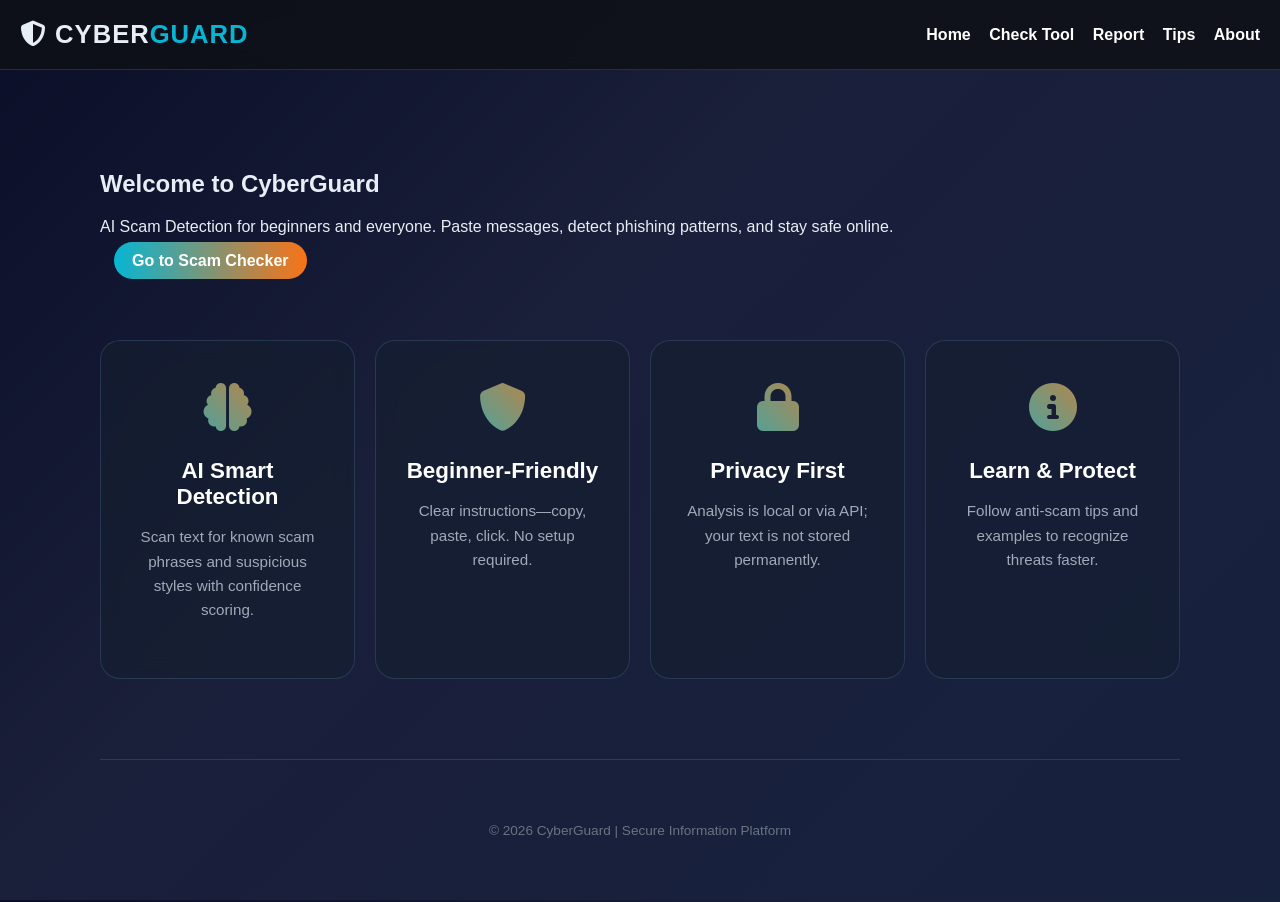
<file: index.html>
<!DOCTYPE html>
<html lang="en">
<head>
    <meta charset="UTF-8">
    <meta name="viewport" content="width=device-width, initial-scale=1.0">
    <title>CyberGuard | AI Scam Detection</title>

    <link rel="stylesheet" href="style.css">
    <link rel="stylesheet" href="https://cdnjs.cloudflare.com/ajax/libs/font-awesome/6.5.0/css/all.min.css">
</head>

<body>

<header>
    <div class="logo">
        <i class="fa-solid fa-shield-halved"></i> CYBER<span>GUARD</span>
    </div>

    <nav>
        <a class="active" href="index.html">Home</a>
        <a href="check.html">Check Tool</a>
        <a href="report.html">Report</a>
        <a href="tips.html">Tips</a>
        <a href="about.html">About</a>
    </nav>
</header>

<main class="container" style="padding-top: 40px;">
    <section class="hero" style="padding: 40px 0;">
        <h1>Welcome to CyberGuard</h1>
        <p>AI Scam Detection for beginners and everyone. Paste messages, detect phishing patterns, and stay safe online.</p>
        <a class="btn-main" href="check.html" style="margin-top: 20px;">Go to Scam Checker</a>
    </section>

    <section id="features" class="grid" style="margin-top: 30px;">
        <div class="card-tip">
            <div class="icon-tip"><i class="fa-solid fa-brain"></i></div>
            <h3>AI Smart Detection</h3>
            <p>Scan text for known scam phrases and suspicious styles with confidence scoring.</p>
        </div>
        <div class="card-tip">
            <div class="icon-tip"><i class="fa-solid fa-shield"></i></div>
            <h3>Beginner-Friendly</h3>
            <p>Clear instructions—copy, paste, click. No setup required.</p>
        </div>
        <div class="card-tip">
            <div class="icon-tip"><i class="fa-solid fa-lock"></i></div>
            <h3>Privacy First</h3>
            <p>Analysis is local or via API; your text is not stored permanently.</p>
        </div>
        <div class="card-tip">
            <div class="icon-tip"><i class="fa-solid fa-circle-info"></i></div>
            <h3>Learn & Protect</h3>
            <p>Follow anti-scam tips and examples to recognize threats faster.</p>
        </div>
    </section>

<footer>
    <p>&copy; 2026 CyberGuard | Secure Information Platform</p>
</footer>

</body>
</html>
</file>
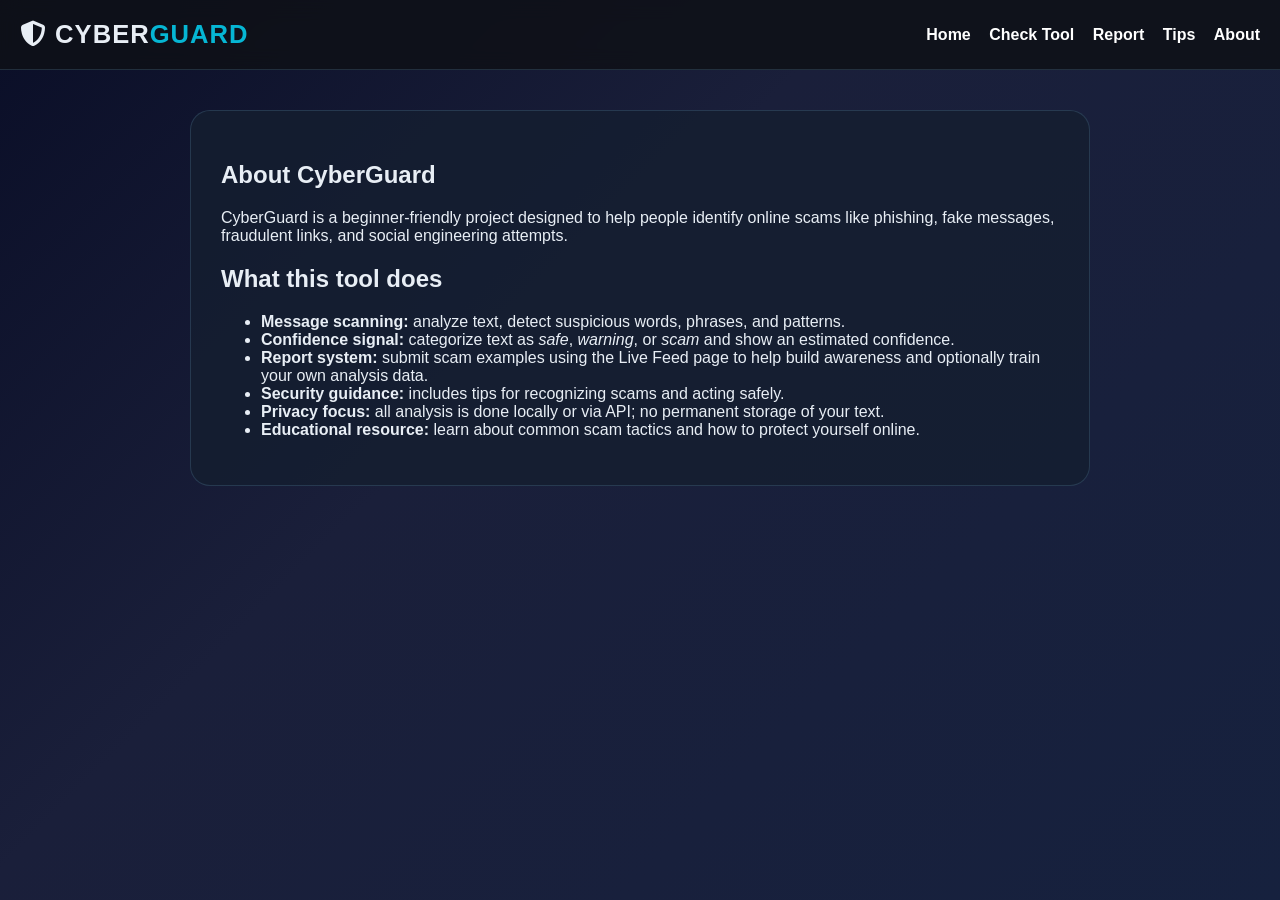
<file: about.html>
<!DOCTYPE html>
<html lang="en">
<head>
    <meta charset="utf-8">
    <meta name="viewport" content="width=device-width, initial-scale=1.0">
    <title>About CyberGuard</title>
    <link rel="stylesheet" href="style.css">
    <link rel="stylesheet" href="https://cdnjs.cloudflare.com/ajax/libs/font-awesome/6.5.0/css/all.min.css" integrity="sha512-..." crossorigin="anonymous" referrerpolicy="no-referrer" />
</head>
<body>

<header>
    <div class="logo"><i class="fa-solid fa-shield-halved"></i> CYBER<span>GUARD</span></div>
    <nav>
        <a href="index.html">Home</a>
        <a href="check.html">Check Tool</a>
        <a href="report.html">Report</a>
        <a href="tips.html">Tips</a>
        <a href="about.html" class="active">About</a>
    </nav>
</header>

<main class="container" style="padding-top: 40px;">
    <section class="card" style="max-width: 900px; margin: 0 auto; padding: 30px;">
        <h1>About CyberGuard</h1>
        <p>CyberGuard is a beginner-friendly project designed to help people identify online scams like phishing, fake messages, fraudulent links, and social engineering attempts.</p>

        <h2>What this tool does</h2>
        <ul>
            <li><strong>Message scanning:</strong> analyze text, detect suspicious words, phrases, and patterns.</li>
            <li><strong>Confidence signal:</strong> categorize text as <em>safe</em>, <em>warning</em>, or <em>scam</em> and show an estimated confidence.</li>
            <li><strong>Report system:</strong> submit scam examples using the Live Feed page to help build awareness and optionally train your own analysis data.</li>
            <li><strong>Security guidance:</strong> includes tips for recognizing scams and acting safely.</li>
            <li><strong>Privacy focus:</strong> all analysis is done locally or via API; no permanent storage of your text.</li>
            <li><strong>Educational resource:</strong> learn about common scam tactics and how to protect yourself online.</li>
        </ul>
</section>  
</main>
</body>
</html>
</file>
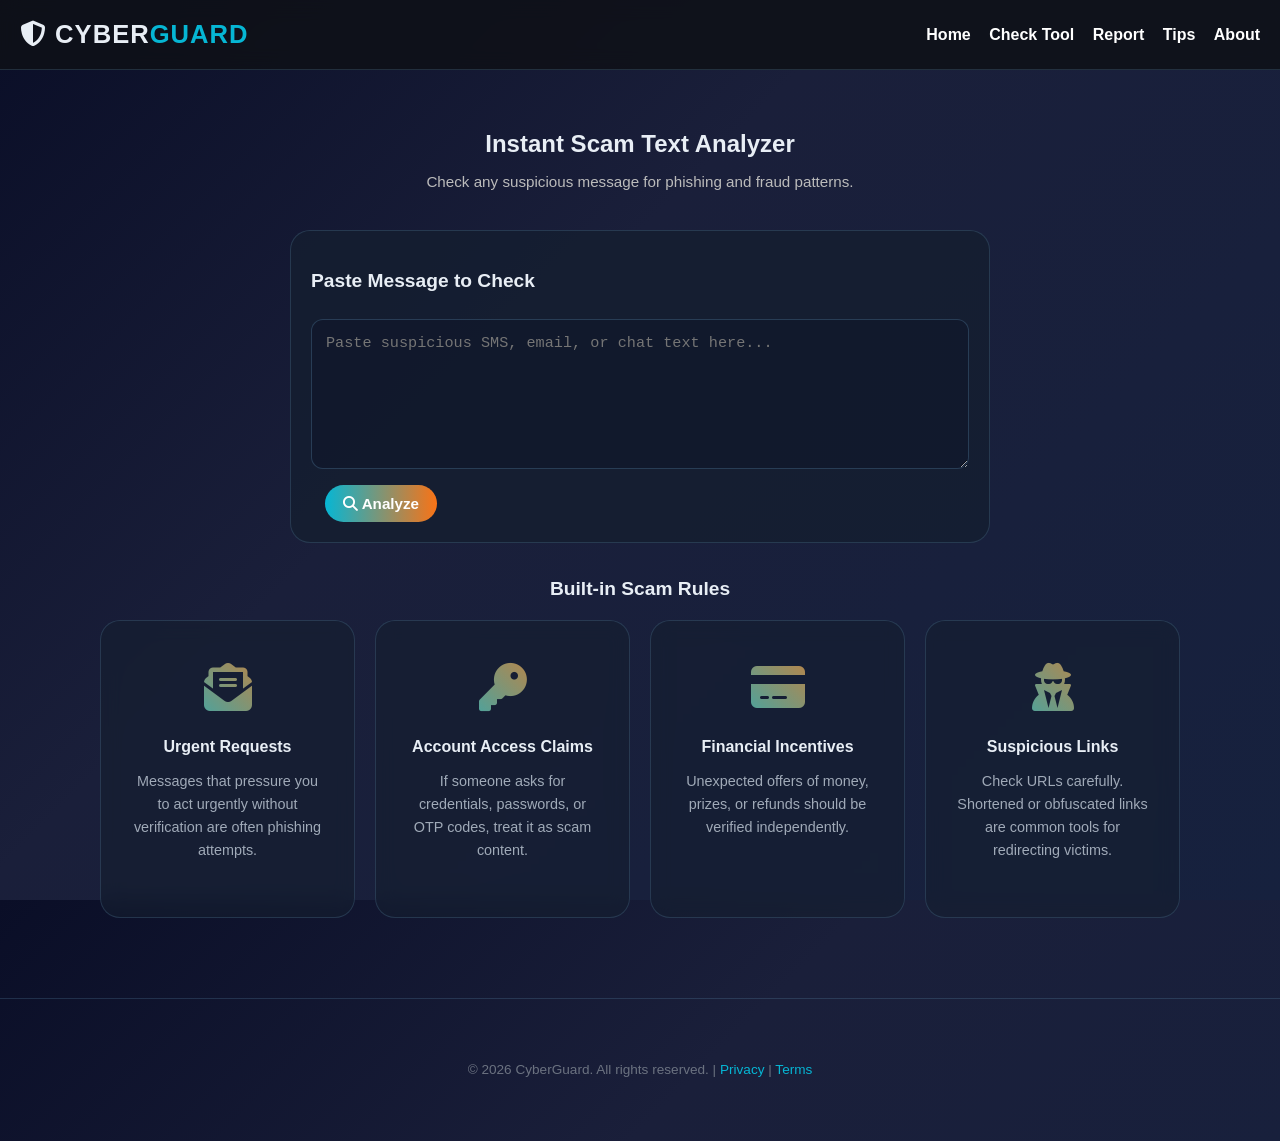
<file: check.html>
<!DOCTYPE html>
<html lang="en">
<head>
    <meta charset="utf-8">
    <meta name="viewport" content="width=device-width, initial-scale=1.0">
    <title>CyberGuard | Scam Checker</title>
    <link rel="stylesheet" href="style.css">
    <link rel="stylesheet" href="https://cdnjs.cloudflare.com/ajax/libs/font-awesome/6.5.0/css/all.min.css" integrity="sha512-..." crossorigin="anonymous" referrerpolicy="no-referrer" />
</head>
<body>

<header>
    <div class="logo">
        <i class="fa-solid fa-shield-halved"></i> CYBER<span>GUARD</span>
    </div>

    <nav>
        <a href="index.html">Home</a>
        <a href="check.html" class="active">Check Tool</a>
        <a href="report.html">Report</a>
        <a href="tips.html">Tips</a>
        <a href="about.html">About</a>
    </nav>
</header>

<main class="container" style="padding-top: 40px;">
    <section style="text-align: center; margin-bottom: 40px;">
        <h2 style="font-size: 1.5rem; margin-bottom: 8px;">Instant Scam Text Analyzer</h2>
        <p style="font-size: 0.95rem; color: #bbb;">Check any suspicious message for phishing and fraud patterns.</p>
    </section>

    <section id="scanner" class="card" style="max-width: 700px; margin: 0 auto;">
        <h3 style="font-size: 1.2rem; margin-bottom: 15px;">Paste Message to Check</h3>
        <textarea id="message" placeholder="Paste suspicious SMS, email, or chat text here..." style="font-size: 0.95rem;"></textarea>
        <button id="analyzeButton" class="btn-main" style="width: auto; margin-top: 12px; font-size: 0.95rem;" onclick="checkScam()">
            <i class="fa-solid fa-magnifying-glass"></i> Analyze
        </button>
        <div id="result" class="result-box" style="display: none; font-size: 0.95rem; margin-top: 15px;"></div>
    </section>

    <section class="features" style="margin-top: 35px;">
        <h3 style="font-size: 1.2rem; text-align: center; margin-bottom: 20px;">Built-in Scam Rules</h3>
        <div class="grid">
            <div class="card-tip">
                <div class="icon-tip"><i class="fa-solid fa-envelope-open-text"></i></div>
                <h4 style="font-size: 1rem; margin-bottom: 10px;">Urgent Requests</h4>
                <p style="font-size: 0.9rem;">Messages that pressure you to act urgently without verification are often phishing attempts.</p>
            </div>
            <div class="card-tip">
                <div class="icon-tip"><i class="fa-solid fa-key"></i></div>
                <h4 style="font-size: 1rem; margin-bottom: 10px;">Account Access Claims</h4>
                <p style="font-size: 0.9rem;">If someone asks for credentials, passwords, or OTP codes, treat it as scam content.</p>
            </div>
            <div class="card-tip">
                <div class="icon-tip"><i class="fa-solid fa-credit-card"></i></div>
                <h4 style="font-size: 1rem; margin-bottom: 10px;">Financial Incentives</h4>
                <p style="font-size: 0.9rem;">Unexpected offers of money, prizes, or refunds should be verified independently.</p>
            </div>
            <div class="card-tip">
                <div class="icon-tip"><i class="fa-solid fa-user-secret"></i></div>
                <h4 style="font-size: 1rem; margin-bottom: 10px;">Suspicious Links</h4>
                <p style="font-size: 0.9rem;">Check URLs carefully. Shortened or obfuscated links are common tools for redirecting victims.</p>
            </div>
        </div>
    </section>
</main>

<footer>
    <div class="container">
        <p style="font-size: 0.85rem;">&copy; 2026 CyberGuard. All rights reserved. | <a href="#">Privacy</a> | <a href="#">Terms</a></p>
    </div>
</footer>

<script src="script.js"></script>
</body>
</html>
</file>
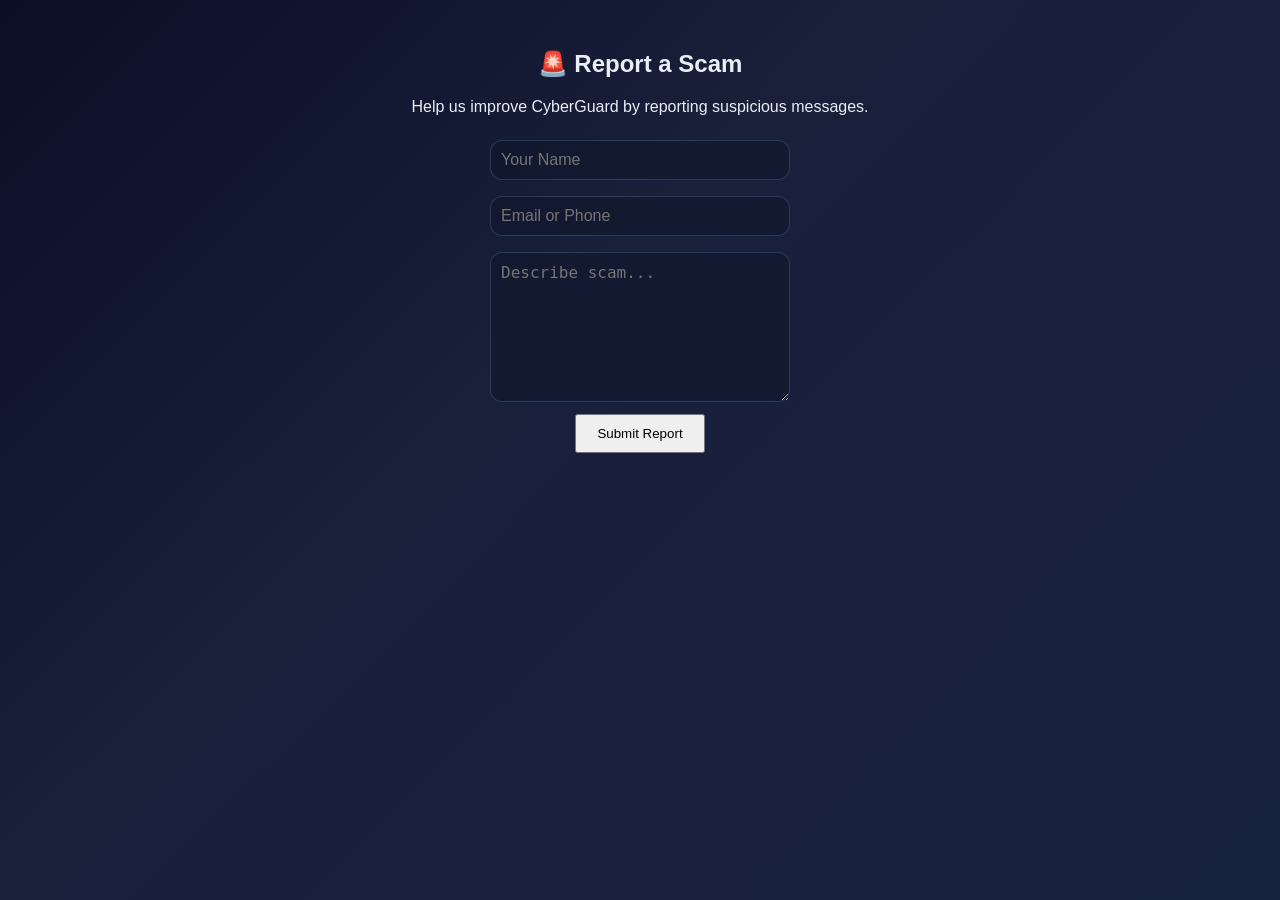
<file: report.html>
<!DOCTYPE html>
<html lang="en">
<head>
<meta charset="UTF-8">
<meta name="viewport" content="width=device-width, initial-scale=1.0">
<title>CyberGuard | Report Scam</title>
<link rel="stylesheet" href="style.css">

<style>
body {
    font-family: Arial, sans-serif;
    text-align: center;
    padding: 30px;
}

input, textarea {
    width: 300px;
    padding: 10px;
    margin: 8px;
}

button {
    padding: 10px 20px;
    cursor: pointer;
}

#feedback {
    margin-top: 15px;
    font-weight: bold;
}
</style>
</head>

<body>

<h2>🚨 Report a Scam</h2>
<p>Help us improve CyberGuard by reporting suspicious messages.</p>

<input id="name" placeholder="Your Name"><br>
<input id="contact" placeholder="Email or Phone"><br>

<textarea id="desc" placeholder="Describe scam..." rows="5"></textarea><br>

<button onclick="submitReport()">Submit Report</button>

<p id="feedback"></p>

<script>
async function submitReport() {

    const name = document.getElementById("name").value.trim();
    const contact = document.getElementById("contact").value.trim();
    const desc = document.getElementById("desc").value.trim();

    const feedback = document.getElementById("feedback");

    // Validation
    if (!name || !contact || !desc) {
        feedback.innerText = "⚠ Please fill all fields";
        feedback.style.color = "orange";
        return;
    }

    try {
        const response = await fetch('/api/reports', {
            method: 'POST',
            headers: { 'Content-Type': 'application/json' },
            body: JSON.stringify({
                name: name,
                contact: contact,
                description: desc
            })
        });

        const data = await response.json();

        if (data.status === "success") {
            feedback.innerText = "✅ Report saved successfully!";
            feedback.style.color = "green";

            // Clear fields
            document.getElementById("name").value = "";
            document.getElementById("contact").value = "";
            document.getElementById("desc").value = "";
        } else {
            feedback.innerText = "❌ Failed to save report";
            feedback.style.color = "red";
        }

    } catch (error) {
        console.error(error);
        feedback.innerText = "⚠ Server connection error";
        feedback.style.color = "red";
    }
}
</script>

</body>
</html>
</file>
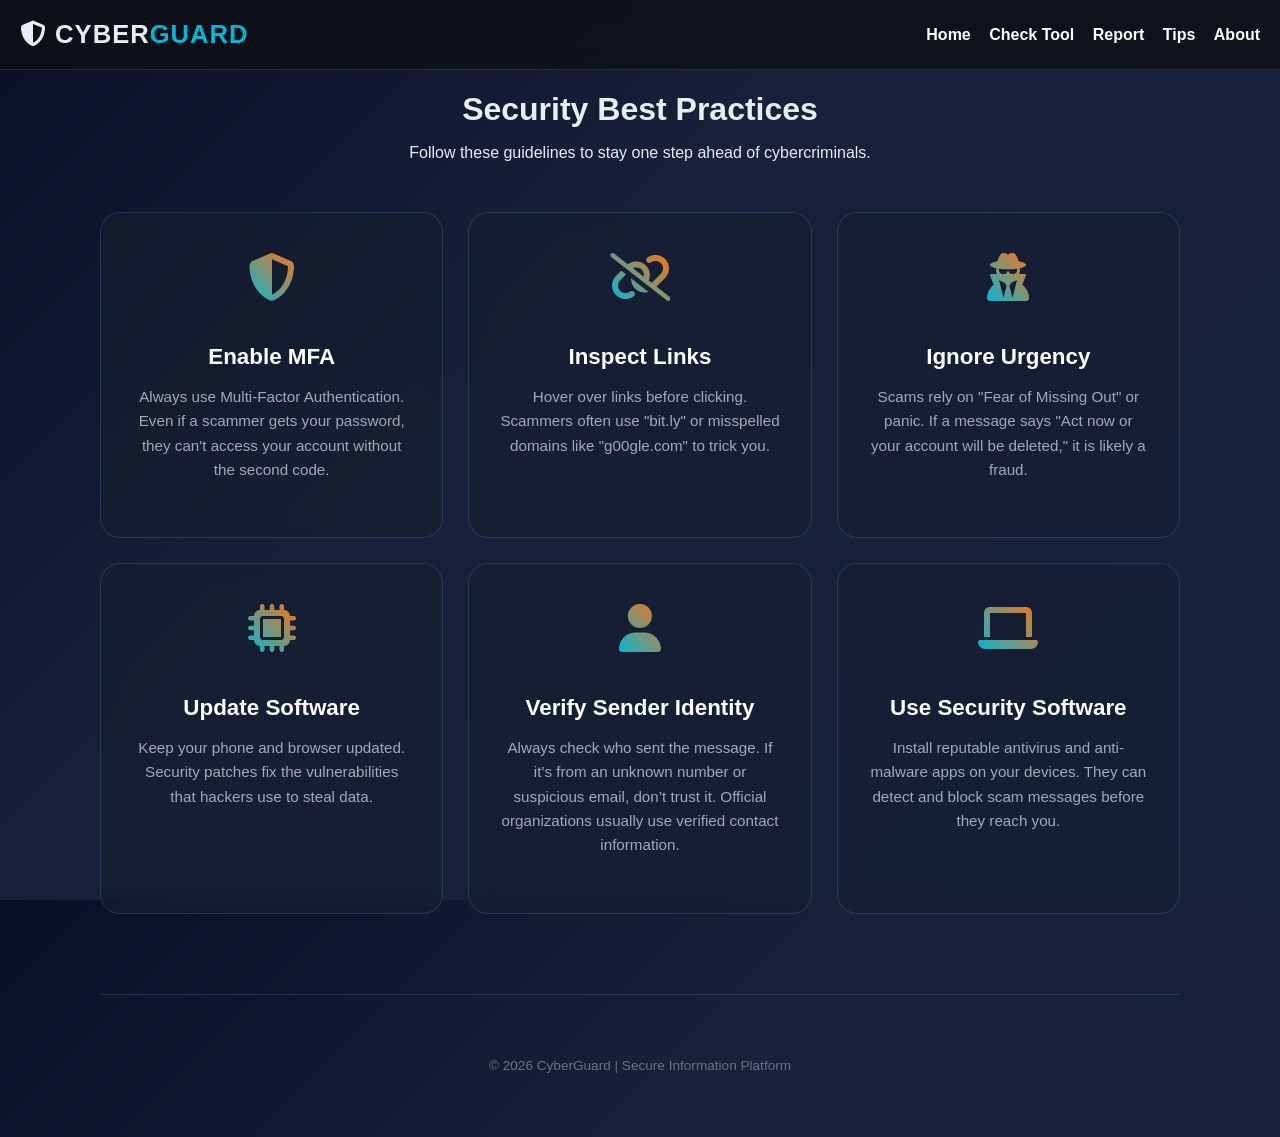
<file: tips.html>
<!DOCTYPE html>
<html lang="en">
<head>
    <meta charset="UTF-8">
    <title>Safety Tips | CyberGuard</title>
    <link rel="stylesheet" href="style.css">
    <link rel="stylesheet" href="https://cdnjs.cloudflare.com/ajax/libs/font-awesome/6.5.0/css/all.min.css">
</head>
<body>

<header>
     <div class="logo">
        <i class="fa-solid fa-shield-halved"></i> CYBER<span>GUARD</span>
    </div>
    
    <nav>
        <a href="index.html">Home</a>
        <a href="check.html">Check Tool</a>
        <a href="report.html">Report</a>
        <a href="tips.html">Tips</a>
        <a href="about.html">About</a>
    </nav>
</header>

<div class="container" style="background: transparent; border: none; text-align: center;">
    <h1 style="margin-bottom: 10px;">Security Best Practices</h1>
    <p class="subtitle">Follow these guidelines to stay one step ahead of cybercriminals.</p>

    <div class="grid" style="display: grid; grid-template-columns: repeat(auto-fit, minmax(300px, 1fr)); gap: 25px; margin-top: 50px;">
        
        <!-- Card 1 -->
        <div class="card-tip">
            <i class="fa-solid fa-shield-alt icon-tip"></i>
            <h3>Enable MFA</h3>
            <p>Always use Multi-Factor Authentication. Even if a scammer gets your password, they can't access your account without the second code.</p>
        </div>

        <!-- Card 2 -->
        <div class="card-tip">
            <i class="fa-solid fa-link-slash icon-tip"></i>
            <h3>Inspect Links</h3>
            <p>Hover over links before clicking. Scammers often use "bit.ly" or misspelled domains like "g00gle.com" to trick you.</p>
        </div>

        <!-- Card 3 -->
        <div class="card-tip">
            <i class="fa-solid fa-user-secret icon-tip"></i>
            <h3>Ignore Urgency</h3>
            <p>Scams rely on "Fear of Missing Out" or panic. If a message says "Act now or your account will be deleted," it is likely a fraud.</p>
        </div>

        <!-- Card 4 -->
        <div class="card-tip">
            <i class="fa-solid fa-microchip icon-tip"></i>
            <h3>Update Software</h3>
            <p>Keep your phone and browser updated. Security patches fix the vulnerabilities that hackers use to steal data.</p>
        </div>

        <!-- Card 5 -->
        <div class="card-tip">
            <i class="fa-solid fa-user icon-tip"></i>
            <h3>Verify Sender Identity</h3>
            <p>Always check who sent the message. If it’s from an unknown number or suspicious email, don’t trust it. Official organizations usually use verified contact information.</p>
        </div>
        <!-- Card 6 -->
        <div class="card-tip">  
            <i class="fa-solid fa-laptop icon-tip"></i>
            <h3>Use Security Software</h3>
            <p>Install reputable antivirus and anti-malware apps on your devices. They can detect and block scam messages before they reach you.</p>
        </div>
</div>

<footer>
    <p>&copy; 2026 CyberGuard | Secure Information Platform</p>
</footer>

</body>
</html>
</file>
<file: style.css>
:root {
    --bg: #0f1117;
    --panel: rgba(20, 30, 48, 0.8);
    --panel-border: rgba(110, 168, 205, 0.2);
    --text: #e8eef5;
    --secondary: #a0aab8;
    --primary: #06b6d4;
    --accent: #f97316;
    --danger: #ef4444;
    --success: #10b981;
    --warning: #f59e0b;
}

* {
    box-sizing: border-box;
}

html, body {
    margin: 0;
    padding: 0;
    height: 100%;
    min-height: 100%;
    font-family: 'Inter', 'Segoe UI', Roboto, Arial, sans-serif;
    background: linear-gradient(135deg, #0a0e27 0%, #1a1f3a 40%, #16213e 100%);
    color: var(--text);
}

body {
    overflow-x: hidden;
}

.container {
    max-width: 1120px;
    width: 100%;
    margin: 0 auto;
    padding: 0 20px;
}

header {
    display: flex;
    justify-content: space-between;
    align-items: center;
    padding: 20px 20px;
    position: sticky;
    top: 0;
    z-index: 10;
    background: rgba(15, 17, 23, 0.85);
    backdrop-filter: blur(10px);
    border-bottom: 1px solid var(--panel-border);
}

.logo {
    font-size: 1.6rem;
    font-weight: 800;
    letter-spacing: 1px;
}

.logo span {
    color: var(--primary);
}

nav a,
.btn-main {
    color: #fff;
    text-decoration: none;
    margin-left: 14px;
    font-weight: 600;
    transition: all 0.2s ease;
}

nav a:hover {
    color: var(--primary);
}

.btn-main {
    border: none;
    background: linear-gradient(90deg, var(--primary), var(--accent));
    padding: 10px 18px;
    border-radius: 999px;
    cursor: pointer;
    color: #fff;
}

.btn-main:hover {
    filter: brightness(1.1);
    box-shadow: 0 4px 16px rgba(6, 182, 212, 0.25);
}

textarea,
input {
    width: 100%;
    background: rgba(15, 23, 42, 0.6);
    border: 1px solid rgba(110, 168, 205, 0.25);
    color: #fff;
    border-radius: 12px;
    padding: 14px;
    resize: vertical;
    font-size: 1rem;
    margin-top: 12px;
    transition: border-color 0.2s ease;
}

textarea:focus,
input:focus {
    outline: none;
    border-color: var(--primary);
    background: rgba(15, 23, 42, 0.8);
}

textarea {
    min-height: 150px;
}

.result-box {
    margin-top: 18px;
    font-weight: 700;
    font-size: 1.05rem;
    padding: 14px;
    border-radius: 12px;
    border: 1px solid transparent;
    width: 100%;
    text-align: left;
    white-space: pre-wrap;
}

.result.scam {
    background: rgba(239, 68, 68, 0.12);
    border-color: rgba(239, 68, 68, 0.3);
    color: #fecaca;
}

.result.safe {
    background: rgba(16, 185, 129, 0.12);
    border-color: rgba(16, 185, 129, 0.3);
    color: #d1fae5;
}

.result.warning {
    background: rgba(245, 158, 11, 0.12);
    border-color: rgba(245, 158, 11, 0.3);
    color: #fef3c7;
}

.grid {
    display: grid;
    grid-template-columns: repeat(auto-fit, minmax(220px, 1fr));
    gap: 20px;
}

.card, .card-tip {
    background: var(--panel);
    border: 1px solid var(--panel-border);
    border-radius: 20px;
    padding: 20px;
}

.card-tip {
    background: rgba(20, 30, 48, 0.6);
    padding: 40px 30px;
    border-radius: 20px;
    border: 1px solid var(--border, rgba(110, 168, 205, 0.2));
    text-align: center;
    transition: transform 0.4s ease, box-shadow 0.4s ease, background 0.4s ease, border-color 0.4s ease;
    backdrop-filter: blur(10px);
}

.card-tip:hover {
    transform: translateY(-10px) scale(1.02);
    background: rgba(6, 182, 212, 0.08);
    border-color: var(--primary, #06b6d4);
    box-shadow: 0 12px 35px rgba(6, 182, 212, 0.2);
}

.icon-tip {
    font-size: 3rem;
    background: linear-gradient(45deg, var(--primary, #06b6d4), var(--accent, #f97316));
    -webkit-background-clip: text;
    background-clip: text;
    -webkit-text-fill-color: transparent;
    margin-bottom: 20px;
}

.card-tip h3 {
    margin-bottom: 15px;
    font-size: 1.4rem;
    color: #ffffff;
}

.card-tip p {
    color: var(--secondary);
    font-size: 0.95rem;
    line-height: 1.6;
}

footer {
    text-align: center;
    padding: 50px 20px;
    border-top: 1px solid var(--border, rgba(110, 168, 205, 0.2));
    margin-top: 80px;
    color: #6b7280;
    font-size: 0.85rem;
    background: transparent;
}

footer a {
    color: var(--primary, #06b6d4);
    text-decoration: none;
}

footer a:hover {
    text-decoration: underline;
}
</file>
